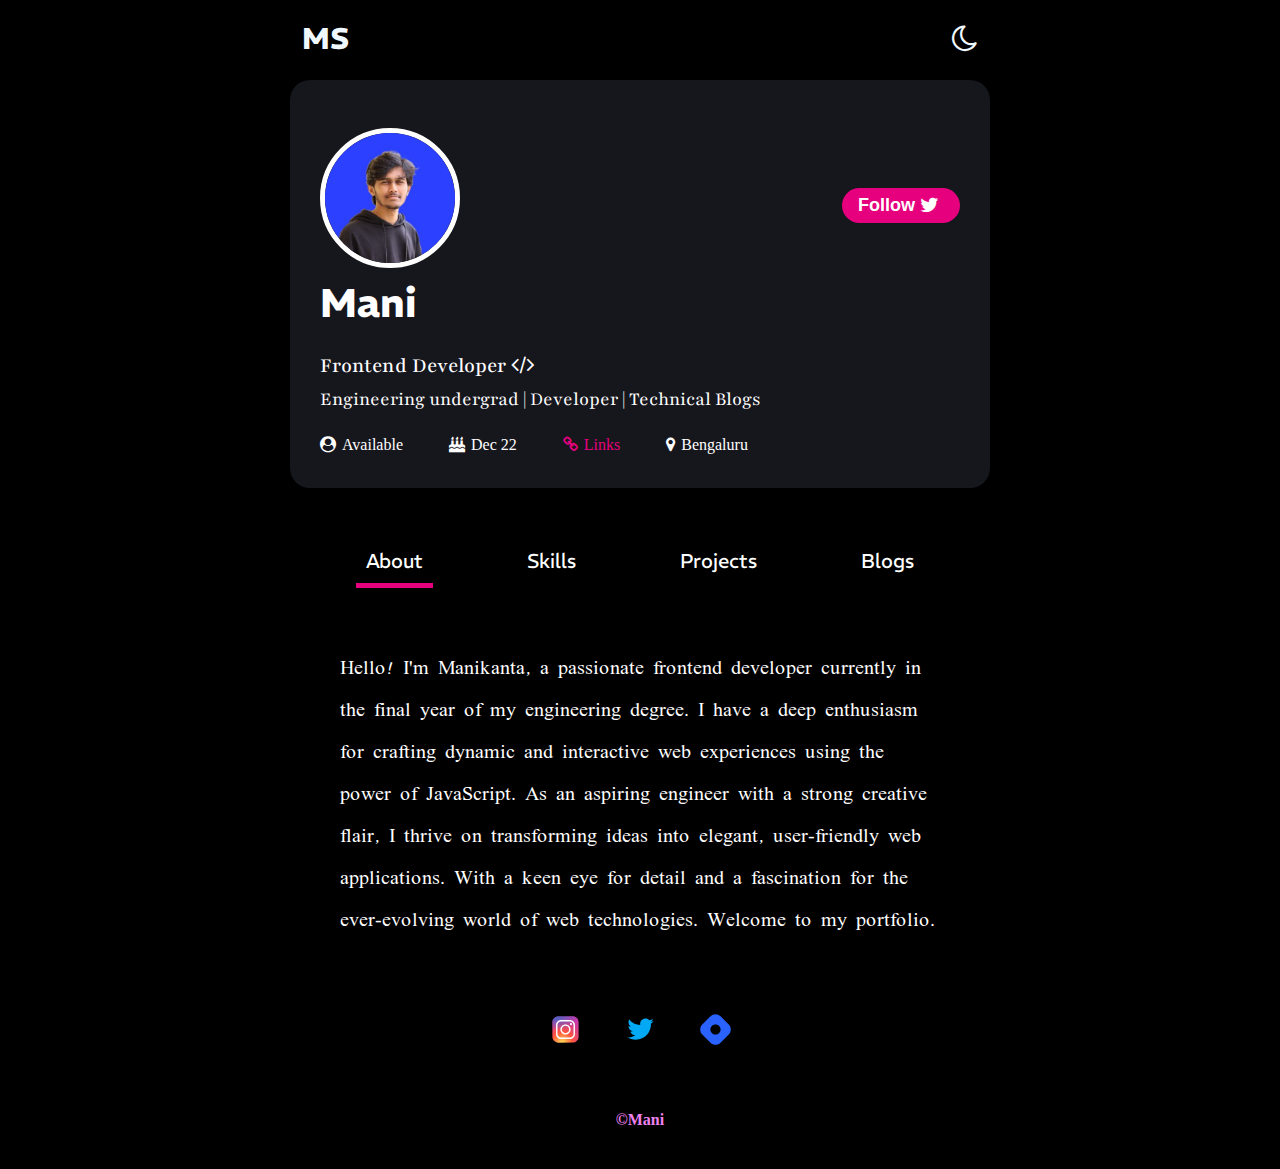
<file: index.html>
<!DOCTYPE html>
<html lang="en">

<head>
  <meta charset="UTF-8" />
  <meta name="viewport" content="width=device-width, initial-scale=1.0" />
  <title>Venky</title>

  <link rel="stylesheet" href="styles.css" />
  <link rel="stylesheet" href="https://cdnjs.cloudflare.com/ajax/libs/font-awesome/4.7.0/css/font-awesome.min.css" />
</head>

<body>
  <nav class="navbar">
    <div class="fixedNav">
      <span class="nav-items">MS</span>
      <span class="nav-items theme"><i class="fa fa-moon-o" aria-hidden="true"></i></span>
    </div>
  </nav>

  <header>
    <div class="card-margin">
      <div class="profile-card">
         
        <div class="pfp">
          <img src="pfp.jpg" alt="" />

          <a href="https://twitter.com/Venky_17__" target="_blank" class="follow-link">
            <button class="follow">
              Follow
              <span class="follow-icon">
                <i class="fa fa-twitter" style="font-size: 20px"></i>
              </span></button></a>
        </div>

        <div class="details">
          <h1 class="main-name">Mani</h1>

          <div class="info">
            <p class="title animation">
              Frontend Developer <i class="fa fa-code" aria-hidden="true"></i>
            </p>
            <p class="moreinfo">
              Engineering undergrad | Developer | Technical Blogs
            </p>
          </div>
          <div class="status-icons">
            <span class="icons"><i class="fa fa-user-circle" aria-hidden="true"></i><span
                class="icon-names">Available</span></span>
            <span class="icons">
              <i class="fa fa-birthday-cake" aria-hidden="true"></i><span class="icon-names">Dec 22 </span></span>
            <span class="icons">
              <a class="resume" href="links.html" target="_blank">
                <i class="fa fa-link" aria-hidden="true"></i><span class="icon-names">Links </span></a></span>

            <span class="icons"><i class="fa fa-map-marker" aria-hidden="true"></i><span class="icon-names">Bengaluru
              </span></span>
          </div>
        </div>
      </div>
    </div>
  </header>

  <div class="wrapper">
    <div class="tabs">
      <div role="tablist">
        <button class="tabBtns" role="tab" aria-selected="true" id="aboutTab">
          About
        </button>
        <button class="tabBtns" role="tab" aria-selected="false" id="skillsTab">
          Skills
        </button>
        <button class="tabBtns" role="tab" aria-selected="false" id="projectsTab">
          Projects
        </button>
        <button class="tabBtns" role="tab" aria-selected="false" id="blogsTab">
          Blogs
        </button>
      </div>
    </div>
  </div>

  <div class="tabpanels">
    <div role="tabpanel" aria-labelledby="aboutTab">
      <p class="about">
        Hello! I'm Manikanta, a passionate frontend developer currently in the
        final year of my engineering degree. I have a deep enthusiasm for
        crafting dynamic and interactive web experiences using the power of
        JavaScript. As an aspiring engineer with a strong creative flair, I
        thrive on transforming ideas into elegant, user-friendly web
        applications. With a keen eye for detail and a fascination for the
        ever-evolving world of web technologies. Welcome to my portfolio.
      </p>
    </div>

    <div role="tabpanel" aria-labelledby="skillsTab" hidden>
      <h3 class="skills-heading">My Skills</h3>
      <div class="skillsContainer">
        <svg class="skill-icon" xmlns="http://www.w3.org/2000/svg" x="0px" y="0px" width="100" height="100"
          viewBox="0 0 48 48">
          <path fill="#E65100" d="M41,5H7l3,34l14,4l14-4L41,5L41,5z"></path>
          <path fill="#FF6D00" d="M24 8L24 39.9 35.2 36.7 37.7 8z"></path>
          <path fill="#FFF" d="M24,25v-4h8.6l-0.7,11.5L24,35.1v-4.2l4.1-1.4l0.3-4.5H24z M32.9,17l0.3-4H24v4H32.9z">
          </path>
          <path fill="#EEE"
            d="M24,30.9v4.2l-7.9-2.6L15.7,27h4l0.2,2.5L24,30.9z M19.1,17H24v-4h-9.1l0.7,12H24v-4h-4.6L19.1,17z"></path>
        </svg>

        <svg class="skill-icon" xmlns="http://www.w3.org/2000/svg" x="0px" y="0px" width="100" height="100"
          viewBox="0 0 48 48">
          <linearGradient id="TQDriqswrKwPOniLrPT12a_7gdY5qNXaKC0_gr1" x1="16.33" x2="32.293" y1="-2.748" y2="41.109"
            gradientUnits="userSpaceOnUse">
            <stop offset="0" stop-color="#2aa4f4"></stop>
            <stop offset="1" stop-color="#007ad9"></stop>
          </linearGradient>
          <path fill="url(#TQDriqswrKwPOniLrPT12a_7gdY5qNXaKC0_gr1)"
            d="M7.192,7.176l2.627,29.77c0.109,1.237,0.97,2.28,2.164,2.621l10.643,3.041	c0.898,0.257,1.849,0.257,2.747,0l10.643-3.041c1.194-0.341,2.055-1.383,2.164-2.621l2.627-29.77C40.911,6.006,39.99,5,38.816,5	H9.184C8.01,5,7.089,6.006,7.192,7.176z">
          </path>
          <path fill="#35c1f1"
            d="M24,8v31.9l9.876-2.822c0.797-0.228,1.371-0.924,1.443-1.749l2.286-26.242	C37.656,8.502,37.196,8,36.609,8H24z">
          </path>
          <path fill="#fff" d="M33.1,13H24v4h4.9l-0.3,4H24v4h4.4l-0.3,4.5L24,30.9v4.2l7.9-2.6L32.6,21l0,0L33.1,13z">
          </path>
          <path fill="#d6e0e9"
            d="M24,13v4h-8.9l-0.3-4H24z M19.4,21l0.2,4H24v-4H19.4z M19.8,27h-4l0.3,5.5l7.9,2.6v-4.2l-4.1-1.4	L19.8,27z">
          </path>
          <path
            d="M33.1,13l-0.5,8l-0.7,11.5L24,35.1l-7.9-2.6L15.8,27h4l0.1,2.5l4.1,1.4l4.1-1.4l0.3-4.5H24h-4.4l-0.2-4H24h4.6l0.3-4H24 h-8.9l-0.3-4H24H33.1 M34.164,12H33.1H24h-9.2h-1.078l0.081,1.075l0.3,4L14.172,18H15.1H24h3.822l-0.15,2H24h-4.6h-1.051 l0.052,1.05l0.2,4L18.649,26H15.8h-1.056l0.058,1.054l0.3,5.5l0.037,0.682l0.649,0.214l7.9,2.6L24,36.153l0.313-0.103l7.9-2.6 l0.644-0.212l0.041-0.677l0.7-11.5l0.5-7.998L34.164,12L34.164,12z M20.761,26H24h3.331l-0.185,2.769L24,29.843l-3.128-1.068 l-0.073-1.815L20.761,26L20.761,26z"
            opacity=".05"></path>
          <path
            d="M33.1,13l-0.5,8l-0.7,11.5L24,35.1l-7.9-2.6L15.8,27h4l0.1,2.5l4.1,1.4l4.1-1.4l0.3-4.5H24h-4.4l-0.2-4H24h4.6l0.3-4H24 h-8.9l-0.3-4H24H33.1 M33.632,12.5H33.1H24h-9.2h-0.539l0.04,0.537l0.3,4l0.035,0.463H15.1H24h4.361l-0.225,3H24h-4.6h-0.526 l0.026,0.525l0.2,4l0.024,0.475H19.6H24h3.866l-0.242,3.634L24,30.372l-3.614-1.234L20.3,26.98L20.28,26.5H19.8h-4h-0.528 l0.029,0.527l0.3,5.5l0.019,0.341l0.324,0.107l7.9,2.6L24,35.626l0.156-0.051l7.9-2.6l0.322-0.106l0.021-0.339l0.7-11.5l0.5-7.999 L33.632,12.5L33.632,12.5z"
            opacity=".07"></path>
        </svg>

        <svg class="skill-icon" xmlns="http://www.w3.org/2000/svg" x="0px" y="0px" width="100" height="100"
          viewBox="0 0 48 48">
          <path fill="#ffd600" d="M6,42V6h36v36H6z"></path>
          <path fill="#000001"
            d="M29.538 32.947c.692 1.124 1.444 2.201 3.037 2.201 1.338 0 2.04-.665 2.04-1.585 0-1.101-.726-1.492-2.198-2.133l-.807-.344c-2.329-.988-3.878-2.226-3.878-4.841 0-2.41 1.845-4.244 4.728-4.244 2.053 0 3.528.711 4.592 2.573l-2.514 1.607c-.553-.988-1.151-1.377-2.078-1.377-.946 0-1.545.597-1.545 1.377 0 .964.6 1.354 1.985 1.951l.807.344C36.452 29.645 38 30.839 38 33.523 38 36.415 35.716 38 32.65 38c-2.999 0-4.702-1.505-5.65-3.368L29.538 32.947zM17.952 33.029c.506.906 1.275 1.603 2.381 1.603 1.058 0 1.667-.418 1.667-2.043V22h3.333v11.101c0 3.367-1.953 4.899-4.805 4.899-2.577 0-4.437-1.746-5.195-3.368L17.952 33.029z">
          </path>
        </svg>

        <svg class="skill-icon" xmlns="http://www.w3.org/2000/svg" x="0px" y="0px" width="100" height="100"
          viewBox="0 0 100 100">
          <circle cx="50" cy="50" r="7" fill="#39c1d7"></circle>
          <path fill="#1f212b"
            d="M50,58c-4.411,0-8-3.589-8-8s3.589-8,8-8s8,3.589,8,8S54.411,58,50,58z M50,44c-3.309,0-6,2.691-6,6	s2.691,6,6,6s6-2.691,6-6S53.309,44,50,44z">
          </path>
          <path fill="#39c1d7"
            d="M88.5,50c0-5.376-6.474-10.029-16.518-12.798c2.582-10.096,1.787-18.035-2.827-20.729	c-1.82-1.063-4.028-1.257-6.562-0.579C58.775,16.916,54.4,19.904,50,24.293c-4.4-4.389-8.775-7.376-12.593-8.399	c-2.534-0.679-4.742-0.484-6.562,0.579c-4.614,2.694-5.409,10.632-2.827,20.729C17.974,39.971,11.5,44.624,11.5,50	s6.474,10.029,16.518,12.799c-2.582,10.096-1.787,18.035,2.827,20.729c1.112,0.649,2.368,0.976,3.756,0.975	c0.883,0,1.82-0.132,2.806-0.396c3.818-1.023,8.193-4.01,12.593-8.399c4.4,4.389,8.775,7.376,12.593,8.399	c0.986,0.264,1.923,0.396,2.806,0.396c1.388,0,2.644-0.325,3.756-0.975c4.614-2.694,5.408-10.633,2.827-20.729	C82.026,60.029,88.5,55.376,88.5,50z M63.369,18.791c0.725-0.193,1.397-0.291,2.016-0.291c0.86,0,1.616,0.188,2.257,0.563	c3.092,1.806,3.723,8.42,1.42,17.411c-3.173-0.714-6.635-1.251-10.314-1.583c-2.159-3.113-4.405-5.947-6.668-8.429	C56.098,22.435,60.04,19.683,63.369,18.791z M60.755,56.299c-1.179,2.066-2.42,4.045-3.693,5.939C54.802,62.407,52.446,62.5,50,62.5	s-4.802-0.093-7.061-0.262c-1.273-1.894-2.514-3.873-3.693-5.939c-1.219-2.136-2.313-4.24-3.293-6.298	c0.98-2.058,2.074-4.162,3.293-6.299c1.18-2.067,2.42-4.046,3.694-5.94C45.199,37.593,47.554,37.5,50,37.5s4.801,0.093,7.061,0.262	c1.273,1.894,2.514,3.874,3.694,5.94c1.219,2.136,2.313,4.24,3.293,6.299C63.068,52.059,61.974,54.163,60.755,56.299z M65.644,53.545c1.041,2.461,1.901,4.83,2.597,7.082c-2.275,0.507-4.731,0.93-7.354,1.243c0.842-1.326,1.672-2.682,2.473-4.085	C64.171,56.366,64.928,54.951,65.644,53.545z M50,71.357c-1.636-1.809-3.269-3.812-4.864-5.979C46.728,65.455,48.348,65.5,50,65.5	s3.272-0.045,4.864-0.122C53.269,67.544,51.636,69.547,50,71.357z M39.112,61.87c-2.622-0.313-5.079-0.736-7.354-1.243	c0.696-2.252,1.556-4.622,2.597-7.082c0.716,1.406,1.474,2.821,2.284,4.24C37.441,59.189,38.27,60.545,39.112,61.87z M34.356,46.456	c-1.041-2.461-1.902-4.831-2.597-7.084c2.275-0.507,4.732-0.93,7.355-1.243c-0.843,1.326-1.672,2.683-2.473,4.086	C35.829,43.635,35.072,45.05,34.356,46.456z M50,28.644c1.636,1.809,3.269,3.812,4.864,5.979C53.272,34.545,51.652,34.5,50,34.5	s-3.272,0.045-4.864,0.122C46.731,32.456,48.364,30.453,50,28.644z M63.36,42.216c-0.801-1.404-1.631-2.76-2.473-4.086	c2.623,0.313,5.079,0.736,7.355,1.243c-0.696,2.253-1.556,4.622-2.597,7.084C64.928,45.05,64.171,43.635,63.36,42.216z M32.358,19.063C33,18.688,33.754,18.5,34.615,18.5c0.618,0,1.292,0.098,2.016,0.291c3.329,0.892,7.271,3.643,11.289,7.67	c-2.263,2.482-4.509,5.317-6.668,8.429c-3.679,0.332-7.142,0.869-10.314,1.583C28.635,27.482,29.266,20.868,32.358,19.063z M14.5,50	c0-3.596,5.401-7.44,14.335-9.901c0.969,3.159,2.241,6.486,3.806,9.901c-1.565,3.415-2.837,6.742-3.806,9.901	C19.901,57.44,14.5,53.596,14.5,50z M36.631,81.209c-1.733,0.462-3.17,0.371-4.273-0.271c-3.092-1.806-3.722-8.42-1.42-17.411	c3.172,0.714,6.635,1.251,10.313,1.583c2.159,3.113,4.405,5.947,6.668,8.43C43.902,77.566,39.96,80.317,36.631,81.209z M67.642,80.938c-1.103,0.644-2.539,0.734-4.273,0.271c-3.329-0.892-7.271-3.643-11.289-7.67c2.263-2.482,4.509-5.317,6.668-8.43	c3.679-0.332,7.141-0.869,10.313-1.583C71.365,72.518,70.734,79.132,67.642,80.938z M71.165,59.901	c-0.969-3.159-2.241-6.486-3.806-9.901c1.565-3.415,2.837-6.743,3.806-9.901C80.099,42.56,85.5,46.404,85.5,50	S80.099,57.44,71.165,59.901z">
          </path>
          <path fill="#1f212b"
            d="M34.595,85.002c-1.471,0-2.817-0.351-4.001-1.043c-4.632-2.705-5.783-10.276-3.178-20.811	C16.975,60.179,11,55.4,11,50s5.975-10.179,16.415-13.148c-2.604-10.535-1.453-18.106,3.179-20.811	c1.938-1.134,4.273-1.346,6.943-0.63c3.718,0.996,8.02,3.82,12.463,8.179c4.444-4.359,8.746-7.183,12.463-8.179	c2.669-0.714,5.005-0.502,6.944,0.63c4.631,2.705,5.782,10.276,3.178,20.811C83.025,39.821,89,44.6,89,50	s-5.975,10.179-16.415,13.148c2.604,10.535,1.454,18.105-3.178,20.811c-1.927,1.125-4.286,1.342-6.943,0.63	c-3.719-0.996-8.021-3.82-12.464-8.178c-4.443,4.358-8.745,7.183-12.463,8.178c-1.023,0.274-2.011,0.413-2.936,0.413	C34.599,85.002,34.597,85.002,34.595,85.002z M34.604,15.999c-1.301,0-2.474,0.302-3.507,0.906	c-4.224,2.467-5.194,10.008-2.595,20.173c0.067,0.264-0.089,0.534-0.352,0.606C18.038,40.472,12,45.077,12,50	s6.038,9.528,16.151,12.316c0.263,0.072,0.419,0.342,0.352,0.606c-2.6,10.165-1.63,17.707,2.594,20.173	c1.03,0.601,2.207,0.906,3.498,0.906c0.002,0,0.004,0,0.006,0c0.838,0,1.738-0.127,2.677-0.378c3.647-0.977,7.925-3.836,12.369-8.27	c0.195-0.194,0.511-0.194,0.706,0c4.444,4.433,8.722,7.292,12.369,8.27c2.394,0.639,4.485,0.461,6.181-0.528	c4.224-2.467,5.194-10.008,2.594-20.173c-0.067-0.264,0.089-0.534,0.352-0.606C81.962,59.528,88,54.923,88,50	s-6.038-9.528-16.151-12.316c-0.263-0.072-0.419-0.342-0.352-0.606c2.599-10.165,1.629-17.707-2.595-20.173	c-1.699-0.993-3.779-1.17-6.181-0.528c-3.647,0.977-7.924,3.836-12.369,8.27c-0.195,0.194-0.511,0.194-0.706,0	c-4.445-4.434-8.722-7.293-12.369-8.27C36.336,16.125,35.444,15.999,34.604,15.999z M65.386,81.999	c-0.663,0-1.379-0.102-2.146-0.307c-3.331-0.893-7.312-3.589-11.514-7.8c-0.188-0.189-0.195-0.493-0.016-0.69	c2.265-2.484,4.494-5.303,6.627-8.378c0.084-0.122,0.218-0.2,0.366-0.213c3.612-0.326,7.06-0.855,10.249-1.573	c0.261-0.059,0.527,0.101,0.594,0.364c2.336,9.123,1.703,16.008-1.652,17.967l0,0C67.175,81.789,66.336,81.999,65.386,81.999z M52.771,73.521c3.951,3.894,7.653,6.381,10.727,7.205c1.599,0.427,2.909,0.353,3.892-0.22l0,0	c2.855-1.668,3.357-8.073,1.306-16.387c-3.028,0.659-6.277,1.152-9.67,1.467C57.01,68.478,54.908,71.144,52.771,73.521z M34.614,81.999c-0.95,0-1.789-0.21-2.508-0.629c-3.355-1.96-3.989-8.845-1.652-17.968c0.067-0.262,0.333-0.419,0.594-0.364	c3.188,0.718,6.636,1.247,10.249,1.573c0.147,0.013,0.282,0.091,0.366,0.213c2.133,3.075,4.362,5.894,6.627,8.378	c0.18,0.197,0.173,0.501-0.016,0.69c-4.202,4.21-8.183,6.907-11.513,7.8h0C35.993,81.896,35.276,81.999,34.614,81.999z M31.304,64.119c-2.051,8.313-1.549,14.719,1.306,16.387c0.982,0.572,2.292,0.647,3.892,0.22l0,0	c3.074-0.824,6.776-3.312,10.727-7.205c-2.136-2.377-4.238-5.043-6.254-7.935C37.582,65.271,34.332,64.778,31.304,64.119z M50,71.856c-0.141,0-0.276-0.06-0.371-0.165c-1.663-1.839-3.31-3.864-4.896-6.018c-0.114-0.155-0.129-0.363-0.038-0.533	c0.091-0.17,0.261-0.274,0.465-0.263c3.306,0.161,6.374,0.161,9.68,0c0.2-0.012,0.374,0.093,0.465,0.263	c0.091,0.17,0.077,0.377-0.038,0.533c-1.586,2.153-3.233,4.178-4.896,6.018C50.276,71.796,50.141,71.856,50,71.856z M46.167,65.924	c1.251,1.655,2.537,3.226,3.833,4.684c1.297-1.458,2.582-3.028,3.833-4.684C51.221,66.024,48.779,66.024,46.167,65.924z M50,63	c-2.369,0-4.757-0.088-7.099-0.263c-0.153-0.011-0.292-0.092-0.378-0.22c-1.337-1.989-2.586-3.998-3.712-5.97	c-1.18-2.068-2.294-4.198-3.31-6.332c-0.065-0.136-0.065-0.294,0-0.43c1.016-2.134,2.13-4.264,3.31-6.332	c1.125-1.97,2.374-3.979,3.713-5.971c0.085-0.127,0.225-0.208,0.378-0.22c4.684-0.35,9.513-0.35,14.196,0	c0.153,0.011,0.292,0.092,0.378,0.22c1.339,1.992,2.588,4.001,3.713,5.971c1.18,2.068,2.294,4.198,3.31,6.332	c0.065,0.136,0.065,0.294,0,0.43c-1.016,2.134-2.13,4.264-3.31,6.332l0,0c-1.126,1.972-2.375,3.981-3.712,5.97	c-0.085,0.127-0.225,0.208-0.378,0.22C54.757,62.912,52.369,63,50,63z M43.218,61.757c4.479,0.322,9.085,0.322,13.563,0	c1.273-1.903,2.463-3.822,3.539-5.707c1.128-1.977,2.195-4.011,3.173-6.05c-0.978-2.039-2.045-4.074-3.173-6.05	c-1.075-1.883-2.265-3.802-3.54-5.708c-4.479-0.322-9.084-0.322-13.563,0c-1.274,1.906-2.465,3.825-3.54,5.708	c-1.128,1.977-2.195,4.011-3.173,6.05c0.978,2.039,2.045,4.074,3.173,6.05C40.755,57.936,41.945,59.854,43.218,61.757z M60.888,62.371c-0.17,0-0.331-0.087-0.423-0.233c-0.103-0.164-0.102-0.372,0.001-0.535c0.928-1.461,1.733-2.791,2.46-4.065	c0.764-1.338,1.528-2.758,2.273-4.219c0.088-0.173,0.273-0.276,0.463-0.272c0.194,0.007,0.367,0.125,0.443,0.305	c1.015,2.399,1.894,4.798,2.614,7.129c0.042,0.133,0.025,0.278-0.045,0.398c-0.07,0.121-0.188,0.207-0.324,0.237	c-2.35,0.525-4.841,0.946-7.403,1.252C60.927,62.37,60.907,62.371,60.888,62.371z M65.596,54.731	c-0.594,1.138-1.198,2.245-1.801,3.302c-0.583,1.022-1.216,2.079-1.92,3.209c1.97-0.262,3.89-0.593,5.727-0.987	C67.025,58.441,66.353,56.59,65.596,54.731z M39.112,62.371c-0.02,0-0.04-0.001-0.06-0.003C36.491,62.061,34,61.64,31.65,61.115	c-0.136-0.03-0.253-0.116-0.324-0.237c-0.07-0.121-0.086-0.265-0.045-0.398c0.72-2.332,1.599-4.73,2.614-7.129	c0.076-0.179,0.249-0.298,0.443-0.305c0.182-0.019,0.375,0.099,0.463,0.272c0.745,1.461,1.509,2.881,2.273,4.219	c0.728,1.274,1.533,2.604,2.46,4.065c0.104,0.163,0.104,0.371,0.001,0.535C39.443,62.284,39.283,62.371,39.112,62.371z M32.399,60.255c1.837,0.394,3.757,0.725,5.727,0.987c-0.705-1.13-1.337-2.187-1.92-3.209c-0.604-1.057-1.207-2.165-1.801-3.302	C33.647,56.59,32.975,58.441,32.399,60.255z M71.165,60.401c-0.215,0-0.412-0.139-0.478-0.354c-0.975-3.179-2.248-6.489-3.782-9.838	c-0.061-0.132-0.061-0.285,0-0.417c1.534-3.349,2.807-6.66,3.783-9.84c0.08-0.259,0.354-0.404,0.611-0.335	C80.367,42.116,86,46.094,86,50s-5.634,7.884-14.703,10.383C71.253,60.395,71.208,60.401,71.165,60.401z M67.909,50	c1.436,3.155,2.643,6.277,3.589,9.288C79.717,56.945,85,53.322,85,50s-5.283-6.945-13.502-9.288	C70.551,43.724,69.344,46.846,67.909,50z M28.835,60.401c-0.044,0-0.088-0.006-0.133-0.018C19.634,57.884,14,53.906,14,50	s5.633-7.884,14.702-10.383c0.258-0.069,0.531,0.076,0.611,0.335c0.976,3.18,2.249,6.491,3.783,9.84	c0.061,0.132,0.061,0.284,0,0.417c-1.535,3.35-2.807,6.66-3.782,9.838C29.248,60.262,29.05,60.401,28.835,60.401z M28.502,40.712	C20.283,43.055,15,46.678,15,50s5.283,6.945,13.502,9.288c0.947-3.011,2.153-6.132,3.589-9.288	C30.656,46.846,29.449,43.724,28.502,40.712z M65.645,46.957c-0.188,0-0.36-0.105-0.446-0.273c-0.757-1.488-1.501-2.869-2.272-4.22	l0,0c-0.726-1.272-1.531-2.602-2.461-4.066c-0.104-0.163-0.104-0.371-0.001-0.535c0.103-0.163,0.287-0.253,0.483-0.23	c2.563,0.307,5.054,0.728,7.404,1.252c0.136,0.03,0.253,0.116,0.324,0.237c0.07,0.121,0.086,0.265,0.045,0.398	c-0.721,2.336-1.601,4.735-2.614,7.131c-0.076,0.179-0.249,0.298-0.443,0.305C65.656,46.957,65.65,46.957,65.645,46.957z M63.794,41.968c0.611,1.07,1.205,2.158,1.801,3.302c0.756-1.856,1.428-3.709,2.005-5.525c-1.837-0.394-3.757-0.725-5.728-0.987	C62.58,39.89,63.212,40.947,63.794,41.968L63.794,41.968z M34.355,46.957c-0.006,0-0.012,0-0.018,0	c-0.194-0.007-0.367-0.125-0.443-0.305c-1.013-2.396-1.893-4.795-2.614-7.131c-0.042-0.133-0.025-0.278,0.045-0.398	c0.07-0.121,0.188-0.207,0.324-0.237c2.35-0.525,4.841-0.946,7.404-1.252c0.195-0.02,0.38,0.067,0.483,0.23	c0.103,0.164,0.102,0.372-0.001,0.535c-0.93,1.464-1.735,2.794-2.461,4.066c-0.771,1.351-1.515,2.731-2.272,4.22	C34.715,46.852,34.543,46.957,34.355,46.957z M32.399,39.745c0.577,1.816,1.25,3.669,2.005,5.525	c0.597-1.144,1.19-2.232,1.801-3.302c0.583-1.021,1.215-2.078,1.921-3.21C36.156,39.02,34.236,39.351,32.399,39.745z M69.063,36.974	c-0.037,0-0.073-0.004-0.11-0.012c-3.188-0.718-6.637-1.247-10.25-1.573c-0.147-0.013-0.282-0.091-0.366-0.213	c-2.133-3.076-4.363-5.894-6.627-8.377c-0.18-0.197-0.173-0.501,0.016-0.69c4.201-4.21,8.183-6.908,11.514-7.8h0	c1.869-0.5,3.438-0.387,4.654,0.322c3.355,1.96,3.989,8.845,1.653,17.968C69.489,36.823,69.287,36.974,69.063,36.974z M59.025,34.414c3.393,0.315,6.643,0.808,9.671,1.467c2.051-8.313,1.549-14.719-1.307-16.387c-0.979-0.571-2.291-0.646-3.891-0.22	c-3.074,0.824-6.777,3.312-10.728,7.206C54.907,28.855,57.009,31.521,59.025,34.414z M30.937,36.974	c-0.224,0-0.426-0.151-0.484-0.376c-2.336-9.123-1.703-16.007,1.652-17.967c0,0,0,0,0.001,0c1.216-0.709,2.787-0.822,4.653-0.322	c3.332,0.893,7.313,3.59,11.514,7.8c0.188,0.189,0.195,0.493,0.016,0.69c-2.264,2.483-4.494,5.302-6.627,8.377	c-0.084,0.122-0.218,0.2-0.366,0.213c-3.612,0.326-7.061,0.855-10.25,1.573C31.01,36.97,30.974,36.974,30.937,36.974z M32.61,19.494	c-2.855,1.668-3.357,8.074-1.307,16.387c3.028-0.659,6.278-1.152,9.671-1.467c2.017-2.893,4.118-5.559,6.254-7.935	c-3.951-3.894-7.653-6.382-10.728-7.206C34.907,18.848,33.593,18.922,32.61,19.494L32.61,19.494z M54.864,35.122	c-0.008,0-0.016,0-0.024,0c-3.306-0.161-6.373-0.161-9.679,0c-0.206,0.005-0.374-0.094-0.465-0.263	c-0.091-0.17-0.077-0.377,0.038-0.533c1.587-2.155,3.234-4.18,4.896-6.018c0.19-0.209,0.552-0.209,0.742,0	c1.661,1.837,3.308,3.862,4.896,6.018c0.114,0.155,0.129,0.363,0.038,0.533C55.217,35.021,55.047,35.122,54.864,35.122z M50,34	c1.242,0,2.527,0.026,3.833,0.077c-1.252-1.657-2.538-3.228-3.833-4.684c-1.295,1.457-2.581,3.027-3.833,4.684	C47.473,34.026,48.758,34,50,34z">
          </path>
        </svg>

        <svg class="skill-icon" xmlns="http://www.w3.org/2000/svg" x="0px" y="0px" width="100" height="100"
          viewBox="0 0 48 48">
          <path fill="#21a366"
            d="M24.007,45.419c-0.574,0-1.143-0.15-1.646-0.44l-5.24-3.103c-0.783-0.438-0.401-0.593-0.143-0.682	c1.044-0.365,1.255-0.448,2.369-1.081c0.117-0.067,0.27-0.043,0.39,0.028l4.026,2.389c0.145,0.079,0.352,0.079,0.486,0l15.697-9.061	c0.145-0.083,0.24-0.251,0.24-0.424V14.932c0-0.181-0.094-0.342-0.243-0.432L24.253,5.446c-0.145-0.086-0.338-0.086-0.483,0	L8.082,14.499c-0.152,0.086-0.249,0.255-0.249,0.428v18.114c0,0.173,0.094,0.338,0.244,0.42l4.299,2.483	c2.334,1.167,3.76-0.208,3.76-1.591V16.476c0-0.255,0.2-0.452,0.456-0.452h1.988c0.248,0,0.452,0.196,0.452,0.452v17.886	c0,3.112-1.697,4.9-4.648,4.9c-0.908,0-1.623,0-3.619-0.982l-4.118-2.373C5.629,35.317,5,34.216,5,33.042V14.928	c0-1.179,0.629-2.279,1.646-2.861L22.36,3.002c0.994-0.562,2.314-0.562,3.301,0l15.694,9.069C42.367,12.656,43,13.753,43,14.932	v18.114c0,1.175-0.633,2.271-1.646,2.861L25.66,44.971c-0.503,0.291-1.073,0.44-1.654,0.44">
          </path>
          <path fill="#21a366"
            d="M28.856,32.937c-6.868,0-8.308-3.153-8.308-5.797c0-0.251,0.203-0.452,0.455-0.452h2.028	c0.224,0,0.413,0.163,0.448,0.384c0.306,2.066,1.218,3.108,5.371,3.108c3.308,0,4.715-0.747,4.715-2.502	c0-1.01-0.401-1.76-5.54-2.263c-4.299-0.424-6.955-1.371-6.955-4.809c0-3.167,2.672-5.053,7.147-5.053	c5.026,0,7.517,1.745,7.831,5.493c0.012,0.13-0.035,0.255-0.122,0.35c-0.086,0.09-0.208,0.145-0.334,0.145h-2.039	c-0.212,0-0.397-0.149-0.44-0.354c-0.491-2.173-1.678-2.868-4.904-2.868c-3.611,0-4.031,1.257-4.031,2.2	c0,1.143,0.495,1.477,5.367,2.122c4.825,0.64,7.116,1.544,7.116,4.935c0,3.418-2.853,5.379-7.827,5.379">
          </path>
        </svg>

        <svg class="skill-icon" xmlns="http://www.w3.org/2000/svg" x="0px" y="0px" width="100" height="100"
          viewBox="0 0 48 48">
          <path fill="#5d4037"
            d="M42,17.3C42,37.8,24,44,24,44S6,37.8,6,17.3c0-2.5,0.2-4.6,0.4-6.3c0.3-2.5,2-4.5,4.4-5.1 C13.9,5,18.8,4,24,4s10.1,1,13.3,1.9c2.4,0.6,4.1,2.7,4.4,5.1C41.8,12.7,42,14.9,42,17.3z">
          </path>
          <path fill="#4caf50"
            d="M24,7c4.9,0,9.5,1,12.5,1.8c1.2,0.3,2,1.3,2.2,2.6c0.2,1.9,0.3,3.9,0.3,5.9c0,15.6-11.5,21.9-15,23.4 c-3.5-1.6-15-7.9-15-23.4c0-2,0.1-4,0.3-5.9c0.1-1.3,1-2.3,2.2-2.6C14.5,8,19.1,7,24,7 M24,4c-5.2,0-10.1,1-13.3,1.9 C8.4,6.5,6.6,8.6,6.4,11C6.2,12.7,6,14.9,6,17.3C6,37.8,24,44,24,44s18-6.2,18-26.7c0-2.5-0.2-4.6-0.4-6.3c-0.3-2.5-2-4.5-4.4-5.1 C34.1,5,29.2,4,24,4L24,4z">
          </path>
          <path fill="#dcedc8" d="M23 28H25V36H23z"></path>
          <path fill="#4caf50" d="M24,10c0,0-6,5-6,13c0,5.2,3.3,8.5,5,10l1-3l1,3c1.7-1.5,5-4.8,5-10C30,15,24,10,24,10z">
          </path>
          <path fill="#81c784" d="M24,10c0,0-6,5-6,13c0,5.2,3.3,8.5,5,10l1-3V10z"></path>
        </svg>

        <svg class="skill-icon" xmlns="http://www.w3.org/2000/svg" x="0px" y="0px" width="100" height="100"
          viewBox="0,0,256,256">
          <g fill="#16c923" fill-rule="nonzero" stroke="none" stroke-width="1" stroke-linecap="butt"
            stroke-linejoin="miter" stroke-miterlimit="10" stroke-dasharray="" stroke-dashoffset="0" font-family="none"
            font-weight="none" font-size="none" text-anchor="none" style="mix-blend-mode: normal">
            <g transform="scale(5.33333,5.33333)">
              <path
                d="M23.697,37.56h1.18c0.84,0 1.631,-0.392 2.139,-1.061l7.485,-9.847l7.485,9.847c0.508,0.668 1.299,1.061 2.139,1.061h1.18l-9.549,-12.56l9.121,-12h-1.18c-0.84,0 -1.631,0.392 -2.139,1.061l-7.058,9.286l-7.059,-9.287c-0.508,-0.668 -1.299,-1.06 -2.139,-1.06h-1.18l9.121,12z">
              </path>
              <path
                d="M24,26v-3c0,-6.675 -5.945,-11.961 -12.829,-10.852c-5.359,0.863 -9.171,5.709 -9.171,11.136v0.716v2v0.142c0,6.553 4.777,11.786 10.868,11.858c5.092,0.06 9.389,-3.344 10.707,-7.999h-1.028c-0.62,0 -1.182,0.355 -1.451,0.913c-1.739,3.595 -5.789,5.862 -10.228,4.842c-4.092,-0.941 -6.868,-4.775 -6.868,-8.973v-0.783zM4,23.71c0,-4.708 2.804,-8.557 6.924,-9.478c5.874,-1.312 11.076,3.12 11.076,8.768v1h-18z">
              </path>
            </g>
          </g>
        </svg>

        <svg class="skill-icon" xmlns="http://www.w3.org/2000/svg" x="0px" y="0px" width="100" height="100"
          viewBox="0 0 48 48">
          <polygon fill="#b71c1c" points="18.001,29.994 18.001,35 21.995,34.995 21.995,29.999 20.001,32.004"></polygon>
          <path fill="#b71c1c"
            d="M46.586,21.441c-0.177-0.221-0.84-0.354-0.84-0.354l-0.796,1.592l0.088-1.769	c0,0-4.821-1.946-8.668-2.875s-6.58-1.291-8.048-1.326c-1.062-0.026-3.097,0.088-3.097,0.088l1.725,1.636	c0,0-2.167-0.885-2.963-1.194s-2.034-0.31-2.654-0.354c-0.619-0.044-1.15,0.221-1.15,0.221s-0.575,0.442,0.752,3.405	c1.088,2.43,3.719,3.965,4.632,4.44c-5.917-1.284-6.578-7.005-6.578-7.005s-3.603-0.037-8.757,1.769	c-5.824,2.041-9.288,5.971-9.288,5.971s4.6-1.548,8.492-0.487s5.497,3.788,5.497,3.788l0.107-3.007h2.936l2.251,2.713l1.758-2.677	h2.971c0,0,0.015,0,0.036-0.001v5.979c0,0,2.014-1.665,3.372-2.328c1.813-0.885,6.015-0.619,6.015-0.619s-0.067-0.47-0.315-0.967	c-0.352-0.704,0.573-0.935,0.573-0.935s8.278-1.813,9.206-1.99c0.929-0.177,1.592-0.575,1.813-0.796	c0.221-0.221,0.84-1.769,0.973-1.946C46.763,22.237,46.763,21.662,46.586,21.441z M21.2,18.389c0.221-0.354,0.885-0.487,1.902,0	c1.2,0.574,2.654,2.477,2.654,2.477l-1.238-0.575l0.619,1.106l-1.106-0.619l0.973,1.415l-0.663-0.177l0.885,1.459	C21.377,21.264,20.979,18.743,21.2,18.389z M37.918,20.556l-0.663,0.486c0,0-2.654,0.354-3.361,0.31	c-0.708-0.044-1.15-1.106-1.15-1.106l-1.459-0.885L37.918,20.556z M32.92,26.748c-0.487,0.398-0.044,1.371-0.044,1.371	c-0.663-0.486-1.46-1.415-0.752-1.946c0.708-0.531,5.882-1.194,5.882-1.194S33.406,26.35,32.92,26.748z">
          </path>
        </svg>

        <svg class="skill-icon" xmlns="http://www.w3.org/2000/svg" x="0px" y="0px" width="100" height="100"
          viewBox="0,0,256,256">
          <g fill="#ef5b25" fill-rule="nonzero" stroke="none" stroke-width="1" stroke-linecap="butt"
            stroke-linejoin="miter" stroke-miterlimit="10" stroke-dasharray="" stroke-dashoffset="0" font-family="none"
            font-weight="none" font-size="none" text-anchor="none" style="mix-blend-mode: normal">
            <g transform="scale(4,4)">
              <path
                d="M31.88086,3c-4.21938,0.01364 -8.50134,0.95286 -12.55078,2.91992c-6.914,3.359 -12.20966,9.3278 -14.72266,16.5918c-5.244,15.126 2.76753,31.63786 17.89453,36.88086c15.127,5.243 31.63881,-2.76853 36.88281,-17.89453c2.544,-7.27 2.06869,-15.25778 -1.32031,-22.17578c-5.02766,-10.34784 -15.40072,-16.35713 -26.18359,-16.32227zM31.5332,4.98633c3.08043,-0.05333 6.22252,0.42447 9.30273,1.49219c6.761,2.344 12.31545,7.27684 15.43945,13.71484c3.125,6.438 3.56175,13.85519 1.21875,20.61719c-4.881,14.08 -20.25103,21.5382 -34.33203,16.6582c-14.081,-4.88 -21.5382,-20.25103 -16.6582,-34.33203c3.8125,-11.00078 14.02775,-17.95993 25.0293,-18.15039zM31.63867,8.31836c-0.835,-0.012 -1.66995,0.02161 -2.50195,0.09961c-0.552,0.018 -0.98384,0.48025 -0.96484,1.03125c0.018,0.552 0.48025,0.98384 1.03125,0.96484c0.041,-0.001 0.084,-0.00472 0.125,-0.01172c0.752,-0.078 1.50672,-0.11628 2.26172,-0.11328c0.547,-0.076 0.92756,-0.58095 0.85156,-1.12695c-0.059,-0.424 -0.38173,-0.76375 -0.80273,-0.84375zM25.05273,9.24219c-0.12908,-0.01417 -0.26423,-0.00239 -0.39648,0.03711c-7.037,2.141 -12.63059,7.50817 -15.05859,14.45117c-0.196,0.516 0.06408,1.09306 0.58008,1.28906c0.516,0.196 1.09306,-0.06213 1.28906,-0.57812c0.007,-0.017 0.01258,-0.03473 0.01758,-0.05273l-0.03516,0.03516c2.215,-6.358 7.33825,-11.27647 13.78125,-13.23047c0.529,-0.158 0.82792,-0.71514 0.66992,-1.24414c-0.1185,-0.39675 -0.46042,-0.66452 -0.84766,-0.70703zM44.9375,14.75c-2.382,0 -4.31055,1.9305 -4.31055,4.3125c0,2.382 1.92955,4.31445 4.31055,4.31445c0.614,0 1.19561,-0.13323 1.72461,-0.36523l-3.16406,-3.26953c-0.066,-0.068 -0.10166,-0.16086 -0.09766,-0.25586c0.003,-0.095 0.04619,-0.18505 0.11719,-0.24805l4.01758,-3.59766c-0.724,-0.551 -1.61766,-0.89062 -2.59766,-0.89062zM48.0625,16.10547l-3.80859,3.41211l3.04492,3.14648c1.173,-0.771 1.94922,-2.09256 1.94922,-3.60156c0,-1.148 -0.45455,-2.18403 -1.18555,-2.95703zM47.98242,18.15234c0.13481,-0.00811 0.26753,0.06241 0.33203,0.19141c0.018,0.037 0.44505,0.9185 -0.12695,2.0625c-0.061,0.123 -0.1845,0.19336 -0.3125,0.19336c-0.052,0 -0.10625,-0.01211 -0.15625,-0.03711c-0.173,-0.086 -0.24325,-0.29475 -0.15625,-0.46875c0.409,-0.817 0.136,-1.41641 0.125,-1.44141c-0.082,-0.173 -0.00989,-0.38084 0.16211,-0.46484c0.043,-0.02075 0.08787,-0.03245 0.13281,-0.03516zM39.4082,21.6582c-0.643,0.02775 -1.3727,0.1838 -2.1582,0.4668c-3.125,1.125 -6.875,5.25 -6.875,5.25l-3.00781,3.48828l2.46875,2.42578l11.20898,-11.32617c-0.4375,-0.231 -0.99372,-0.33244 -1.63672,-0.30469zM41.60156,22.39648l-11.26758,11.38477l1.45508,1.43164l8.46094,-8.58203c0.025,-0.024 1.84977,-1.82483 1.75977,-3.42383c-0.083,-0.317 -0.2182,-0.59155 -0.4082,-0.81055zM41.77148,25.87695c-0.486,0.713 -0.9863,1.209 -1.0293,1.25l-8.45508,8.57422l1.12305,1.10547c0.114,-0.104 0.22389,-0.20064 0.33789,-0.30664c6.093,-5.65 7.37544,-8.06005 8.02344,-10.62305zM26.9082,31.39453l-2.7832,3.23047l5.10352,-0.94922zM29.7207,34.1582l-1.75781,1.82031l3.12109,-0.48047zM31.70508,36.11133l-4.54492,0.69922l-8.33203,8.62305l3.49609,3.4375l0.17578,0.00391l-0.875,-3.625c0,0 4.82058,-2.18961 11.26758,-7.97461zM51.74219,37.12109c-0.3832,0.06998 -0.70492,0.36138 -0.79492,0.76563c-0.113,0.507 0.17978,1.01687 0.67578,1.17188l1.92969,0.51563c0.539,0.12 1.07336,-0.21881 1.19336,-0.75781c0.113,-0.507 -0.18173,-1.01687 -0.67773,-1.17187l-1.92773,-0.51562c-0.13475,-0.03 -0.2707,-0.03114 -0.39844,-0.00781zM50.04297,41.82813c-0.38813,-0.03413 -0.7772,0.16209 -0.9707,0.52734c-0.246,0.464 -0.09053,1.03941 0.35547,1.31641l1.73047,0.99609c0.482,0.275 1.09609,0.107 1.37109,-0.375c0.275,-0.482 0.107,-1.09609 -0.375,-1.37109l-1.73047,-0.98047c-0.122,-0.06475 -0.25148,-0.10191 -0.38086,-0.11328zM46.83203,45.83203c-0.25563,0 -0.50958,0.09797 -0.70508,0.29297c-0.39,0.39 -0.39,1.02211 0,1.41211l1.41211,1.41406c0.39,0.39 1.02211,0.39 1.41211,0c0.39,-0.39 0.39,-1.02406 0,-1.41406l-1.41211,-1.41211c-0.195,-0.195 -0.45141,-0.29297 -0.70703,-0.29297zM18.3418,45.9375l-2.7168,2.8125l5.68359,0.10352zM42.66992,48.9375c-0.12847,0.01628 -0.25405,0.05795 -0.37305,0.12695c-0.475,0.278 -0.63733,0.88923 -0.36133,1.36523l0.99023,1.72266c0.259,0.488 0.86261,0.67306 1.34961,0.41406c0.488,-0.259 0.67306,-0.86261 0.41406,-1.34961c-0.011,-0.02 -0.0212,-0.04155 -0.0332,-0.06055l-0.99609,-1.73047c-0.2085,-0.357 -0.60483,-0.53713 -0.99023,-0.48828zM38.23633,50.88672c-0.12845,-0.0188 -0.26103,-0.01327 -0.39453,0.02148c-0.002,0.001 -0.00291,0 -0.00391,0c-0.533,0.142 -0.85198,0.69161 -0.70898,1.22461c0.001,0.002 0.00095,0.00286 0.00195,0.00586l0.51563,1.92969c0.165,0.527 0.72595,0.8193 1.25195,0.6543c0.496,-0.155 0.79073,-0.66292 0.67773,-1.16992l-0.51562,-1.92969c-0.10425,-0.4005 -0.43886,-0.67994 -0.82422,-0.73633z">
              </path>
            </g>
          </g>
        </svg>

        <svg class="skill-icon" xmlns="http://www.w3.org/2000/svg" x="0px" y="0px" width="100" height="100"
          viewBox="0 0 48 48">
          <linearGradient id="iOmQfjoCC4Hw6zVwRjSDha_x7XMNGh2vdqA_gr1" x1="21.861" x2="25.703" y1="8.237" y2="36.552"
            gradientUnits="userSpaceOnUse">
            <stop offset="0" stop-color="#00c1e0"></stop>
            <stop offset="1" stop-color="#009bb8"></stop>
          </linearGradient>
          <path fill="url(#iOmQfjoCC4Hw6zVwRjSDha_x7XMNGh2vdqA_gr1)"
            d="M24,9.604c-5.589,0-9.347,2.439-11.276,7.318c-0.2,0.505,0.417,0.92,0.816,0.551 c2.035-1.882,4.322-2.505,6.86-1.871c1.826,0.456,3.131,1.781,4.576,3.247C27.328,21.236,30.051,24,36,24 c5.589,0,9.348-2.44,11.276-7.319c0.2-0.505-0.417-0.92-0.816-0.551c-2.035,1.882-4.322,2.506-6.86,1.872 c-1.825-0.456-3.13-1.781-4.575-3.247C32.672,12.367,29.948,9.604,24,9.604L24,9.604z M12,24c-5.589,0-9.348,2.44-11.276,7.319 c-0.2,0.505,0.417,0.92,0.816,0.551c2.035-1.882,4.322-2.506,6.86-1.871c1.825,0.457,3.13,1.781,4.575,3.246 c2.353,2.388,5.077,5.152,11.025,5.152c5.589,0,9.348-2.44,11.276-7.319c0.2-0.505-0.417-0.92-0.816-0.551 c-2.035,1.882-4.322,2.506-6.86,1.871c-1.826-0.456-3.131-1.781-4.576-3.246C20.672,26.764,17.949,24,12,24L12,24z">
          </path>
        </svg>

        <svg class="skill-icon" xmlns="http://www.w3.org/2000/svg" x="0px" y="0px" width="100" height="100"
          viewBox="0 0 48 48">
          <path fill="#6c19ff"
            d="M6.391,10.671c-0.085-2.448,1.822-4.706,4.401-4.706h26.42c2.578,0,4.486,2.258,4.401,4.706	c-0.082,2.352,0.024,5.398,0.791,7.882c0.769,2.492,2.066,4.067,4.19,4.269v2.295c-2.124,0.202-3.421,1.777-4.19,4.269	c-0.767,2.484-0.873,5.53-0.791,7.882c0.085,2.448-1.822,4.706-4.401,4.706h-26.42c-2.578,0-4.486-2.258-4.4-4.706	c0.082-2.352-0.025-5.398-0.791-7.882c-0.769-2.492-2.069-4.067-4.194-4.269v-2.295c2.124-0.202,3.425-1.777,4.194-4.269	C6.367,16.07,6.473,13.023,6.391,10.671z">
          </path>
          <linearGradient id="Is-EGaxKcc0Cic9QMqyzGa_EzPCiQUqWWEa_gr1" x1="17.846" x2="27.078" y1="-147.541"
            y2="-163.153" gradientTransform="matrix(1 0 0 -1 0 -132)" gradientUnits="userSpaceOnUse">
            <stop offset="0" stop-color="#fff"></stop>
            <stop offset="1" stop-color="#f1e5fc"></stop>
          </linearGradient>
          <path fill="url(#Is-EGaxKcc0Cic9QMqyzGa_EzPCiQUqWWEa_gr1)"
            d="M25.042,34.016c4.366,0,6.997-2.138,6.997-5.664c0-2.665-1.877-4.595-4.665-4.9v-0.111	c2.048-0.333,3.655-2.235,3.655-4.359c0-3.026-2.389-4.997-6.03-4.997h-8.192v20.031H25.042z M19.994,16.525h4.238	c2.304,0,3.612,1.027,3.612,2.887c0,1.985-1.522,3.096-4.281,3.096h-3.57V16.525z M19.994,31.475v-6.594h4.21	c3.015,0,4.579,1.11,4.579,3.276c0,2.165-1.522,3.318-4.394,3.318H19.994z">
          </path>
        </svg>

        <svg class="skill-icon" xmlns="http://www.w3.org/2000/svg" x="0px" y="0px" width="100" height="100"
          viewBox="0 0 48 48">
          <path fill="#0277BD"
            d="M24.047,5c-1.555,0.005-2.633,0.142-3.936,0.367c-3.848,0.67-4.549,2.077-4.549,4.67V14h9v2H15.22h-4.35c-2.636,0-4.943,1.242-5.674,4.219c-0.826,3.417-0.863,5.557,0,9.125C5.851,32.005,7.294,34,9.931,34h3.632v-5.104c0-2.966,2.686-5.896,5.764-5.896h7.236c2.523,0,5-1.862,5-4.377v-8.586c0-2.439-1.759-4.263-4.218-4.672C27.406,5.359,25.589,4.994,24.047,5z M19.063,9c0.821,0,1.5,0.677,1.5,1.502c0,0.833-0.679,1.498-1.5,1.498c-0.837,0-1.5-0.664-1.5-1.498C17.563,9.68,18.226,9,19.063,9z">
          </path>
          <path fill="#FFC107"
            d="M23.078,43c1.555-0.005,2.633-0.142,3.936-0.367c3.848-0.67,4.549-2.077,4.549-4.67V34h-9v-2h9.343h4.35c2.636,0,4.943-1.242,5.674-4.219c0.826-3.417,0.863-5.557,0-9.125C41.274,15.995,39.831,14,37.194,14h-3.632v5.104c0,2.966-2.686,5.896-5.764,5.896h-7.236c-2.523,0-5,1.862-5,4.377v8.586c0,2.439,1.759,4.263,4.218,4.672C19.719,42.641,21.536,43.006,23.078,43z M28.063,39c-0.821,0-1.5-0.677-1.5-1.502c0-0.833,0.679-1.498,1.5-1.498c0.837,0,1.5,0.664,1.5,1.498C29.563,38.32,28.899,39,28.063,39z">
          </path>
        </svg>

        <svg class="skill-icon" xmlns="http://www.w3.org/2000/svg" x="0px" y="0px" width="100" height="100"
          viewBox="0 0 48 48">
          <path fill="#ff8f00" d="M8,37L23.234,8.436c0.321-0.602,1.189-0.591,1.494,0.02L30,19L8,37z"></path>
          <path fill="#ffa000" d="M8,36.992l5.546-34.199c0.145-0.895,1.347-1.089,1.767-0.285L26,22.992L8,36.992z">
          </path>
          <path fill="#ff6f00" d="M8.008 36.986L8.208 36.829 25.737 22.488 20.793 13.012z"></path>
          <path fill="#ffc400"
            d="M8,37l26.666-25.713c0.559-0.539,1.492-0.221,1.606,0.547L40,37l-15,8.743 c-0.609,0.342-1.352,0.342-1.961,0L8,37z">
          </path>
        </svg>

        <svg class="skill-icon" xmlns="http://www.w3.org/2000/svg" x="0px" y="0px" width="100" height="100"
          viewBox="0 0 48 48">
          <path fill="#F4511E"
            d="M42.2,22.1L25.9,5.8C25.4,5.3,24.7,5,24,5c0,0,0,0,0,0c-0.7,0-1.4,0.3-1.9,0.8l-3.5,3.5l4.1,4.1c0.4-0.2,0.8-0.3,1.3-0.3c1.7,0,3,1.3,3,3c0,0.5-0.1,0.9-0.3,1.3l4,4c0.4-0.2,0.8-0.3,1.3-0.3c1.7,0,3,1.3,3,3s-1.3,3-3,3c-1.7,0-3-1.3-3-3c0-0.5,0.1-0.9,0.3-1.3l-4-4c-0.1,0-0.2,0.1-0.3,0.1v10.4c1.2,0.4,2,1.5,2,2.8c0,1.7-1.3,3-3,3s-3-1.3-3-3c0-1.3,0.8-2.4,2-2.8V18.8c-1.2-0.4-2-1.5-2-2.8c0-0.5,0.1-0.9,0.3-1.3l-4.1-4.1L5.8,22.1C5.3,22.6,5,23.3,5,24c0,0.7,0.3,1.4,0.8,1.9l16.3,16.3c0,0,0,0,0,0c0.5,0.5,1.2,0.8,1.9,0.8s1.4-0.3,1.9-0.8l16.3-16.3c0.5-0.5,0.8-1.2,0.8-1.9C43,23.3,42.7,22.6,42.2,22.1z">
          </path>
        </svg>

        <svg class="skill-icon" xmlns="http://www.w3.org/2000/svg" x="0px" y="0px" width="100" height="100"
          viewBox="0,0,256,256">
          <g fill="#09a814" fill-rule="nonzero" stroke="none" stroke-width="1" stroke-linecap="butt"
            stroke-linejoin="miter" stroke-miterlimit="10" stroke-dasharray="" stroke-dashoffset="0" font-family="none"
            font-weight="none" font-size="none" text-anchor="none" style="mix-blend-mode: normal">
            <g transform="scale(5.12,5.12)">
              <path
                d="M17.791,46.836c0.711,-0.306 1.209,-1.013 1.209,-1.836v-5.4c0,-0.197 0.016,-0.402 0.041,-0.61c-0.014,0.004 -0.027,0.007 -0.041,0.01c0,0 -3,0 -3.6,0c-1.5,0 -2.8,-0.6 -3.4,-1.8c-0.7,-1.3 -1,-3.5 -2.8,-4.7c-0.3,-0.2 -0.1,-0.5 0.5,-0.5c0.6,0.1 1.9,0.9 2.7,2c0.9,1.1 1.8,2 3.4,2c2.487,0 3.82,-0.125 4.622,-0.555c0.934,-1.389 2.227,-2.445 3.578,-2.445v-0.025c-5.668,-0.182 -9.289,-2.066 -10.975,-4.975c-3.665,0.042 -6.856,0.405 -8.677,0.707c-0.058,-0.327 -0.108,-0.656 -0.151,-0.987c1.797,-0.296 4.843,-0.647 8.345,-0.714c-0.112,-0.276 -0.209,-0.559 -0.291,-0.849c-3.511,-0.178 -6.541,-0.039 -8.187,0.097c-0.02,-0.332 -0.047,-0.663 -0.051,-0.999c1.649,-0.135 4.597,-0.27 8.018,-0.111c-0.079,-0.5 -0.13,-1.011 -0.13,-1.543c0,-1.7 0.6,-3.5 1.7,-5c-0.5,-1.7 -1.2,-5.3 0.2,-6.6c2.7,0 4.6,1.3 5.5,2.1c1.699,-0.701 3.599,-1.101 5.699,-1.101c2.1,0 4,0.4 5.6,1.1c0.9,-0.8 2.8,-2.1 5.5,-2.1c1.5,1.4 0.7,5 0.2,6.6c1.1,1.5 1.7,3.2 1.6,5c0,0.484 -0.045,0.951 -0.11,1.409c3.499,-0.172 6.527,-0.034 8.204,0.102c-0.002,0.337 -0.033,0.666 -0.051,0.999c-1.671,-0.138 -4.775,-0.28 -8.359,-0.089c-0.089,0.336 -0.197,0.663 -0.325,0.98c3.546,0.046 6.665,0.389 8.548,0.689c-0.043,0.332 -0.093,0.661 -0.151,0.987c-1.912,-0.306 -5.171,-0.664 -8.879,-0.682c-1.665,2.878 -5.22,4.755 -10.777,4.974v0.031c2.6,0 5,3.9 5,6.6v5.4c0,0.823 0.498,1.53 1.209,1.836c9.161,-3.032 15.791,-11.672 15.791,-21.836c0,-12.682 -10.317,-23 -23,-23c-12.683,0 -23,10.318 -23,23c0,10.164 6.63,18.804 15.791,21.836z">
              </path>
            </g>
          </g>
        </svg>
        <svg class="skill-icon" xmlns="http://www.w3.org/2000/svg" x="0px" y="0px" width="100" height="100"
          viewBox="0 0 48 48">
          <path fill="#7e57c2"
            d="M23,4c-6.617,0-12,7.27-12,16.205c0,4.834,1.582,9.169,4.078,12.136C15.03,32.554,15,32.773,15,33	c0,1.657,1.343,3,3,3s3-1.343,3-3s-1.343-3-3-3c-0.315,0-0.612,0.062-0.897,0.152C15.206,27.731,14,24.175,14,20.205	C14,12.924,18.037,7,23,7c3.837,0,7.111,3.547,8.404,8.518c1.122,0.346,2.237,0.782,3.33,1.308C33.579,9.508,28.759,4,23,4z">
          </path>
          <path fill="#7e57c2"
            d="M35.507,20.084c-3.947-2.392-8.374-3.442-12.182-2.959C22.775,16.444,21.943,16,21,16	c-1.657,0-3,1.343-3,3s1.343,3,3,3c1.272,0,2.353-0.795,2.789-1.912c3.118-0.379,6.812,0.531,10.163,2.563	c6.403,3.881,9.67,10.569,7.282,14.911c-0.827,1.504-2.286,2.572-4.218,3.09c-2.286,0.611-5.007,0.394-7.727-0.528	c-0.839,0.772-1.749,1.498-2.725,2.168c2.552,1.117,5.196,1.704,7.669,1.704c1.24,0,2.438-0.147,3.559-0.447	c2.741-0.733,4.841-2.304,6.071-4.542C47.016,33.276,43.267,24.787,35.507,20.084z">
          </path>
          <path fill="#7e57c2"
            d="M35,28.992C35,27.34,33.657,26,32,26s-3,1.34-3,2.992c0,0.669,0.228,1.281,0.6,1.779	c-1.279,2.802-3.744,5.567-7.062,7.578c-3.865,2.344-8.185,3.202-11.555,2.302c-1.932-0.518-3.391-1.586-4.218-3.09	c-1.702-3.094-0.521-7.376,2.61-10.988c-0.323-1.144-0.562-2.34-0.706-3.575c-5.07,4.797-7.109,11.323-4.532,16.009	c1.23,2.238,3.33,3.809,6.071,4.542c1.121,0.3,2.318,0.447,3.559,0.447c3.346,0,7.007-1.068,10.326-3.08	c3.836-2.325,6.683-5.577,8.209-8.962C33.815,31.801,35,30.541,35,28.992z">
          </path>
        </svg>



      </div>
    </div>
    <div role="tabpanel" aria-labelledby="projectsTab" hidden>
      <div class="project-main">




        <div class="projects">
          <div class="project-image">
            <img class="project-img" src="task-manager.png" alt="" />
          </div>

          <div class="project-info">
            <h5>Task Manager</h5>
            <p>
              Built with React, Node, Express, MongoDB, JWT for auth, react-hot-toasts with features like Add, Delete,
              Update tasks. Implemented middleware for Authentication.
            </p>
          </div>
          <div class="project-links">
            <a href="https://tasks-manager-mern.netlify.app/" target="_blank">Live Demo</a>
            <a href="https://github.com/venky-17/task-manager-app-mern" target="_blank">Code Repo</a>
          </div>
        </div>


        <div class="projects">
          <div class="project-image">
            <img class="project-img" src="admin-dashboard.png" alt="" />
          </div>

          <div class="project-info">
            <h5>Admin Dashboard</h5>
            <p>
              Built with React JS with features like dynamic search, in-memory
              row editing/deletion, and pagination, with the ability to select
              and delete multiple rows.
            </p>
          </div>
          <div class="project-links">
            <a href="https://admin-dashbo.netlify.app/" target="_blank">Live Demo</a>
            <a href="https://github.com/venky-17/admin-dashboard" target="_blank">Code Repo</a>
          </div>
        </div>
        <div class="projects">
          <div class="project-image">
            <img class="project-img" src="chatroom.png" alt="" />
          </div>

          <div class="project-info">
            <h5>ChatRoom</h5>
            <p>
              Built with Node JS, Express, SocketIO allows you to join a room and chat with the members online.
            </p>
          </div>
          <div class="project-links">
            <a href="https://chat-app-y7dh.onrender.com" target="_blank">Live Demo</a>
            <a href="https://github.com/venky-17/chat-room-nodejs" target="_blank">Code Repo</a>
          </div>
        </div>
        <div class="projects">
          <div class="project-image">
            <img class="project-img" src="text-tune.png" alt="" />
          </div>

          <div class="project-info">
            <h5>TextTune</h5>
            <p>
              A text manipulation and analysis tool. Made with React.
            </p>
          </div>
          <div class="project-links">
            <a href="https://texts-tune.netlify.app/" target="_blank">Live Demo</a>
            <a href="https://github.com/venky-17/text-tune" target="_blank">Code Repo</a>
          </div>
        </div>
        <div class="projects">
          <div class="project-image">
            <img class="project-img" src="sm.png" alt="" />
          </div>

          <div class="project-info">
            <h5>QuickPost</h5>
            <p>
              Platform to post text-based posts with like feature. Built with
              React JS, Firebase for auth and DB.
            </p>
          </div>
          <div class="project-links">
            <a href="https://antisocialmedia.netlify.app/" target="_blank">Live Demo</a>
            <a href="https://github.com/venky-17/SocialMediaApp" target="_blank">Code Repo</a>
          </div>
        </div>

        <div class="projects">
          <div class="project-image">
            <img class="project-img" src="ecomm.jpeg" alt="" />
          </div>

          <div class="project-info">
            <h5>Shopping Website</h5>
            <p>
              An online laptop store website made with React JS using Axios.
            </p>
          </div>
          <div class="project-links">
            <a href="https://venky-17-shopclueless.netlify.app/" target="_blank">Live Demo</a>
            <a href="https://github.com/venky-17/Shopping-Cart-ReactJS" target="_blank">Code Repo</a>
          </div>
        </div>

        <div class="projects">
          <div class="project-image">
            <img class="project-img" src="githubsearch.png" alt="" />
          </div>

          <div class="project-info">
            <h5>GitHub Profiles Data</h5>
            <p>
              Built with react using Axios, fetches the details of the
              username provided and displays info and repositories.
              Authentication with Firebase
            </p>
          </div>
          <div class="project-links">
            <a href="https://github-profiles-searchapp.netlify.app/" target="_blank">Live Demo</a>
            <a href="https://github.com/venky-17/github-profile-search" target="_blank">Code Repo</a>
          </div>
        </div>

        <div class="projects">
          <div class="project-image">
            <img class="project-img" src="tcitactoe.jpeg" alt="" />
          </div>

          <div class="project-info">
            <h5>Tic-Tac-Toe Game</h5>
            <p>Game built with React JS</p>
          </div>
          <div class="project-links">
            <a href="https://venky17-tictactoe.netlify.app/" target="_blank">Live Demo</a>
            <a href="https://github.com/venky-17/Tic-Tac-Toe-React" target="_blank">Code Repo</a>
          </div>
        </div>

        <div class="projects">
          <div class="project-img">
            <img class="project-img" src="todo.jpeg" alt="" />
          </div>

          <div class="project-info">
            <h5>To-Do App</h5>
            <p>
              ToDo application built with HTML, CSS, JavaScript. Uses Local
              Storage
            </p>
          </div>
          <div class="project-links">
            <a href="https://venky-17.github.io/to-do-app/" target="_blank">Live Demo</a>
            <a href="https://github.com/venky-17/to-do-app" target="_blank">Code Repo</a>
          </div>
        </div>

        <div class="projects">
          <div class="project-image">
            <img class="project-img" src="speechtotext.jpeg" alt="" />
          </div>

          <div class="project-info">
            <h5>Speech to Text Converter</h5>
            <p>
              Built with HTML, CSS, JavaScript, converts English Speech into
              Text
            </p>
          </div>
          <div class="project-links">
            <a href="https://venky-17.github.io/speech-to-text/" target="_blank">Live Demo</a>
            <a href="https://github.com/venky-17/speech-to-text" target="_blank">Code Repo</a>
          </div>
        </div>

        <div class="projects">
          <div class="project-image">
            <img class="project-img" src="quotes.jpeg" alt="" />
          </div>

          <div class="project-info">
            <h5>Quotes Generator</h5>
            <p>Built with HTML, CSS, JavaScript using a API.</p>
          </div>
          <div class="project-links">
            <a href="https://venky-17.github.io/quotes-generator/" target="_blank">Live Demo</a>
            <a href="https://github.com/venky-17/quotes-generator" target="_blank">Code Repo</a>
          </div>
        </div>

        <div class="projects">
          <div class="project-image">
            <img class="project-img" src="voice.jpeg" alt="" />
          </div>

          <div class="project-info">
            <h5>Voice Alterer</h5>
            <p>
              Converts written text into Speech. Available with various
              accents from around the globe, allows you to alter the rate and
              pitch of the voice.
            </p>
          </div>
          <div class="project-links">
            <a href="https://venky-17.github.io/voice-alterer/" target="_blank">Live Demo</a>
            <a href="https://github.com/venky-17/voice-alterer" target="_blank">
              Code Repo</a>
          </div>
        </div>

        <div class="projects">
          <div class="project-image">
            <img class="project-img" src="videoplayer.jpeg" alt="" />
          </div>

          <div class="project-info">
            <h5>Custom Video Player</h5>
            <p>
              Video player built with HTML, CSS, JavaScript with multiple
              features.
            </p>
          </div>
          <div class="project-links">
            <a href="https://venky-17.github.io/video-player/" target="_blank">Live Demo</a>
            <a href="https://github.com/venky-17/video-player" target="_blank">Code Repo</a>
          </div>
        </div>

        <div class="projects">
          <div class="project-image">
            <img class="project-img" src="timer.jpeg" alt="" />
          </div>

          <div class="project-info">
            <h5>Countdown Timer</h5>
            <p>A Countdwon timer built with HTML, CSS, JavaScript.</p>
          </div>
          <div class="project-links">
            <a href="https://venky-17.github.io/countdown-timer/" target="_blank">Live Demo</a>
            <a href="https://github.com/venky-17/countdown-timer" target="_blank">Code Repo</a>
          </div>
        </div>
      </div>
    </div>

    <div role="tabpanel" aria-labelledby="blogsTab" hidden>
      <div class="blog-container">
        <a href="https://venky17.hashnode.dev/promise-in-javascript-explained" target="_blank" class="blog-title">
          Promise in JavaScript explained.</a>
        <p class="blog-date">
          Jun 10, 2023 &#8226;
          <i class="fa fa-clock-o" aria-hidden="true"></i> 3 min read
        </p>
      </div>

      <div class="blog-container">
        <a href="https://venky17.hashnode.dev/hoisting-in-javascript-explained" target="_blank" class="blog-title">
          Hoisting in JavaScript explained.</a>
        <p class="blog-date">
          Mar 21, 2023 &#8226;
          <i class="fa fa-clock-o" aria-hidden="true"></i> 2 min read
        </p>
      </div>

      <div class="blog-container">
        <a href="https://venky17.hashnode.dev/difference-between-undefined-and-not-defined-in-javascript"
          target="_blank" class="blog-title">Difference between undefined and not defined in JavaScript.</a>
        <p class="blog-date">
          Jun 10, 2023 &#8226;
          <i class="fa fa-clock-o" aria-hidden="true"></i> 3 min read
        </p>
      </div>

      <div class="blog-container">
        <a href="https://venky17.hashnode.dev/slice-and-splice-in-javascript" target="_blank" class="blog-title">Slice
          and Splice in JavaScript.</a>
        <p class="blog-date">
          Mar 25, 2023 &#8226;
          <i class="fa fa-clock-o" aria-hidden="true"></i> 3 min read
        </p>
      </div>
      <div class="blog-container">
        <a href="https://venky17.hashnode.dev/difference-between-var-let-and-const-in-javascript" target="_blank"
          class="blog-title">Difference between var, let and const in JavaScript.</a>
        <p class="blog-date">
          Mar 24, 2023 &#8226;
          <i class="fa fa-clock-o" aria-hidden="true"></i> 3 min read
        </p>
      </div>
    </div>
  </div>

  <footer>
    <div class="socialmedia">
      <a href="https://www.instagram.com/venky.17__/" class="sm-icons"><svg xmlns="http://www.w3.org/2000/svg" x="0px"
          y="0px" width="50" height="50" viewBox="0 0 48 48">
          <radialGradient id="yOrnnhliCrdS2gy~4tD8ma_Xy10Jcu1L2Su_gr1" cx="19.38" cy="42.035" r="44.899"
            gradientUnits="userSpaceOnUse">
            <stop offset="0" stop-color="#fd5"></stop>
            <stop offset=".328" stop-color="#ff543f"></stop>
            <stop offset=".348" stop-color="#fc5245"></stop>
            <stop offset=".504" stop-color="#e64771"></stop>
            <stop offset=".643" stop-color="#d53e91"></stop>
            <stop offset=".761" stop-color="#cc39a4"></stop>
            <stop offset=".841" stop-color="#c837ab"></stop>
          </radialGradient>
          <path fill="url(#yOrnnhliCrdS2gy~4tD8ma_Xy10Jcu1L2Su_gr1)"
            d="M34.017,41.99l-20,0.019c-4.4,0.004-8.003-3.592-8.008-7.992l-0.019-20	c-0.004-4.4,3.592-8.003,7.992-8.008l20-0.019c4.4-0.004,8.003,3.592,8.008,7.992l0.019,20	C42.014,38.383,38.417,41.986,34.017,41.99z">
          </path>
          <radialGradient id="yOrnnhliCrdS2gy~4tD8mb_Xy10Jcu1L2Su_gr2" cx="11.786" cy="5.54" r="29.813"
            gradientTransform="matrix(1 0 0 .6663 0 1.849)" gradientUnits="userSpaceOnUse">
            <stop offset="0" stop-color="#4168c9"></stop>
            <stop offset=".999" stop-color="#4168c9" stop-opacity="0"></stop>
          </radialGradient>
          <path fill="url(#yOrnnhliCrdS2gy~4tD8mb_Xy10Jcu1L2Su_gr2)"
            d="M34.017,41.99l-20,0.019c-4.4,0.004-8.003-3.592-8.008-7.992l-0.019-20	c-0.004-4.4,3.592-8.003,7.992-8.008l20-0.019c4.4-0.004,8.003,3.592,8.008,7.992l0.019,20	C42.014,38.383,38.417,41.986,34.017,41.99z">
          </path>
          <path fill="#fff"
            d="M24,31c-3.859,0-7-3.14-7-7s3.141-7,7-7s7,3.14,7,7S27.859,31,24,31z M24,19c-2.757,0-5,2.243-5,5	s2.243,5,5,5s5-2.243,5-5S26.757,19,24,19z">
          </path>
          <circle cx="31.5" cy="16.5" r="1.5" fill="#fff"></circle>
          <path fill="#fff"
            d="M30,37H18c-3.859,0-7-3.14-7-7V18c0-3.86,3.141-7,7-7h12c3.859,0,7,3.14,7,7v12	C37,33.86,33.859,37,30,37z M18,13c-2.757,0-5,2.243-5,5v12c0,2.757,2.243,5,5,5h12c2.757,0,5-2.243,5-5V18c0-2.757-2.243-5-5-5H18z">
          </path>
        </svg></a>

      <a href="https://twitter.com/Venky_17__" class="sm-icons"><svg xmlns="http://www.w3.org/2000/svg" x="0px" y="0px"
          width="50" height="50" viewBox="0 0 48 48">
          <path fill="#03A9F4"
            d="M42,12.429c-1.323,0.586-2.746,0.977-4.247,1.162c1.526-0.906,2.7-2.351,3.251-4.058c-1.428,0.837-3.01,1.452-4.693,1.776C34.967,9.884,33.05,9,30.926,9c-4.08,0-7.387,3.278-7.387,7.32c0,0.572,0.067,1.129,0.193,1.67c-6.138-0.308-11.582-3.226-15.224-7.654c-0.64,1.082-1,2.349-1,3.686c0,2.541,1.301,4.778,3.285,6.096c-1.211-0.037-2.351-0.374-3.349-0.914c0,0.022,0,0.055,0,0.086c0,3.551,2.547,6.508,5.923,7.181c-0.617,0.169-1.269,0.263-1.941,0.263c-0.477,0-0.942-0.054-1.392-0.135c0.94,2.902,3.667,5.023,6.898,5.086c-2.528,1.96-5.712,3.134-9.174,3.134c-0.598,0-1.183-0.034-1.761-0.104C9.268,36.786,13.152,38,17.321,38c13.585,0,21.017-11.156,21.017-20.834c0-0.317-0.01-0.633-0.025-0.945C39.763,15.197,41.013,13.905,42,12.429">
          </path>
        </svg></a>
      <a href="https://hashnode.com/@venky17" class="sm-icons"><svg xmlns="http://www.w3.org/2000/svg" x="0px" y="0px"
          width="50" height="50" viewBox="0 0 48 48">
          <path fill="#2962ff"
            d="M42.164,17.126L30.874,5.835c-3.781-3.781-9.967-3.781-13.748,0L5.836,17.126	c-3.781,3.781-3.781,9.967,0,13.748l11.291,11.291c3.781,3.781,9.967,3.781,13.748,0l11.291-11.291	C45.945,27.093,45.945,20.907,42.164,17.126z M24,31c-3.866,0-7-3.134-7-7c0-3.866,3.134-7,7-7s7,3.134,7,7	C31,27.866,27.866,31,24,31z">
          </path>
        </svg></a>
    </div>

    <span class="footer">&copy
      <a href="https://www.instagram.com/venky.17__/" target="_blank">Mani</a></span>
  </footer>

  <script src="script.js"></script>
</body>

</html>
</file>
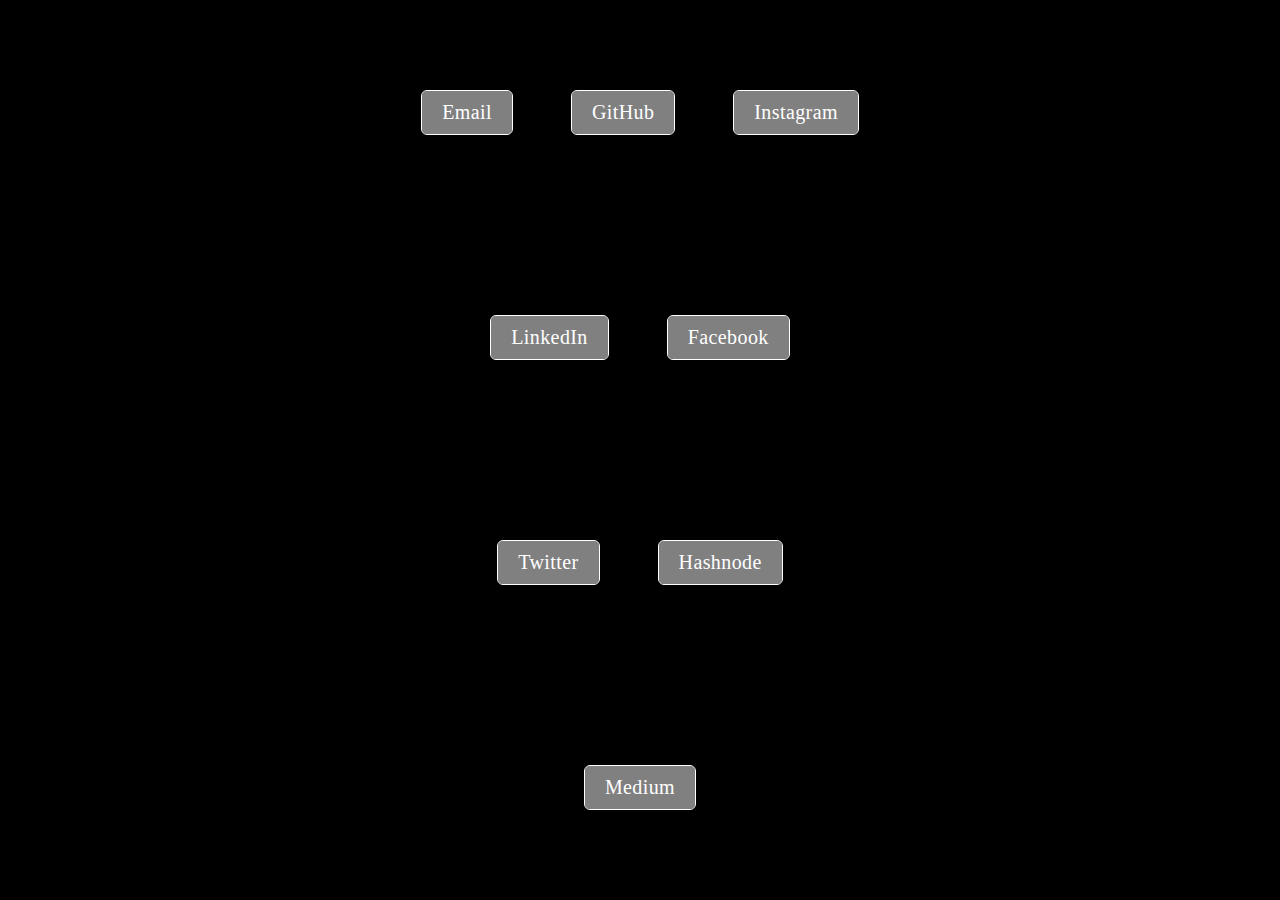
<file: links.html>
<!DOCTYPE html>
<html lang="en">
<head>
    <meta charset="UTF-8">
    <meta name="viewport" content="width=device-width, initial-scale=1.0">
    <title>Contact Links</title>
    <link rel="stylesheet" href="links.css">
</head>
<body>
    <div class="links-container">
        <a target="_blank"  href="mailto:venkybellara@gmail.com" class="link-button">Email</a>
        <a target="_blank"  href="https://github.com/venky-17" class="link-button">GitHub</a>
        <a target="_blank"  href="https://www.instagram.com/venky.17__/" class="link-button">Instagram</a>
        <a target="_blank"  href="https://www.linkedin.com/in/venkatesh-k-79b137259/" class="link-button">LinkedIn</a>
        <a target="_blank"  href="https://m.facebook.com/venkatesh.bellara.1" class="link-button">Facebook</a>
        <a target="_blank"  href="https://twitter.com/Venky_17__" class="link-button">Twitter</a>
        <a target="_blank"  href="https://hashnode.com/@venky17" class="link-button">Hashnode</a>
        <a target="_blank"  href="https://venkyy17.medium.com/" class="link-button">Medium</a>
    </div>
</body>
</html>
</file>
<file: styles.css>
@import url("https://fonts.googleapis.com/css2?family=Playfair:opsz@5..1200&family=REM:wght@500&display=swap");
@import url("https://fonts.googleapis.com/css2?family=Tiro+Kannada&display=swap");
@import url("https://fonts.googleapis.com/css2?family=Tai+Heritage+Pro&display=swap");

* {
  margin: 0;
  padding: 0;
  box-sizing: border-box;
}
body {
  background-color: black;
  padding-top: 40px;
}

.navbar {
  position: fixed;
  top: 0;
  left: 0;
  background-color: black;
  height: 60px;
  width: 100%;

  z-index: 2;
}

.fixedNav {
  display: flex;
  justify-content: space-around;
  align-items: flex-end;
  align-items: center;
  text-align: center;
}
.nav-items {
  font-size: 30px;
  padding: 20px;
  font-weight: bolder;
  color: aliceblue;
  font-family: "REM", sans-serif;
}
.profile-card {
  background-color: #16161d;
  width: 700px;
  margin: 40px auto;
  border-radius: 20px;
  display: flex;
  flex-direction: column;
  z-index: 1;
  max-width: 100%;
  padding-bottom: 30px;
}

img {
  height: 140px;
  width: 140px;
  border-radius: 50%;
  border: 5px solid white;
}
.pfp {
  width: 100%;
  display: flex;
  height: 180px;

  justify-content: space-between;
  margin: 30px;
}
.follow {
  color: white;
  height: 35px;
  padding: 10px 16px;
  border-radius: 20px;
  width: auto;

  display: flex;
  justify-content: center;
  align-items: center;

  border: none;
  font-size: 18px;
  font-weight: bold;
  background-color: #e6007e;
  margin: 60px;
}
.follow-link {
  text-decoration: none;
}
.follow-icon {
  padding: 5px;
}
.follow:hover {
  outline: 3px solid white;
}
.details {
  margin-top: -60px;

  height: 180px;
  width: auto;
}
.main-name {
  font-size: 40px;
  font-weight: bolder;

  color: white;
  margin: 0 30px;
  font-family: "REM", sans-serif;
}
.info {
  margin: 25px 30px;
  font-family: "Playfair", serif;
  color: white;
}
.title {
  font-size: 22px;
  font-family: "Playfair", serif;
  font-weight: 500;
}
.moreinfo {
  font-size: 20px;
  margin: 8px 0;
  font-family: "Playfair", serif;
}
.status-icons {
  display: flex;
  margin: 15px 10px;

  color: white;
}
.icon-names {
  padding: 6px;
}
.resume {
  text-decoration: none;
  color: #e6007e;
}
.icons {
  margin: 0 20px;
  font-size: 16px;
}

.wrapper {
  width: 700px;
  margin: auto;
  display: flex;
}
.tabs {
  display: flex;
  justify-content: center;

  width: 100%;
}
.tabBtns {
  margin: 10px 40px;
  font-family: "REM", sans-serif;
  width: auto;
  font-size: 20px;
  padding: 10px;
  border: none;
  text-align: center;
  background-color: black;
  color: white;
}
.tabBtns:hover {
  background-color: #16161d;
  width: auto;
}
.tabpanels {
  width: 700px;
  margin: auto;
  display: flex;
}
.skill {
  font-size: 65px;
  color: #e6007e;
}
.skills-heading {
  text-align: center;
  font-size: 30px;
  padding: 10px 20px;
  color: white;
  font-weight: 700;
}

.skillsContainer {
  display: flex;
  justify-content: center;
  align-items: center;
  max-width: 100%;
  flex-wrap: wrap;
  align-content: space-around;
  margin: 10px 20px;

  border: 2px solid #e6007e;
  border-radius: 6px;
}
.skillsContainer:hover {
  background-color: #16161d;
}
.skillsContainer :last-child {
  color: aqua;
}
.skill-icon {
  margin: 30px;
}

.projects {
  margin: auto;
  display: flex;
  justify-content: center;
  align-items: center;
  height: auto;
  width: 700px;
  border: 1px solid #e6007e;
  padding: 10px 20px;
  flex-direction: column;
  margin-top: 30px;
}
.projects:hover {
  background-color: #16161d;
}

.project-img {
  height: 200px;
  border: none;
  border-radius: 1px;
  width: auto;
}
.project-info {
  width: 500px;
  justify-content: center;
  align-items: center;
}
.project-info h5 {
  font-size: 30px;
  color: white;
  padding: 10px 20px;
  text-align: center;
}
.project-info p {
  font-size: 20px;
  color: white;
  text-align: center;
  padding: 5px 10px;
}
.project-links {
  flex-direction: column;
  justify-content: space-between;
  margin: 10px;
}
.project-links a {
  text-decoration: none;
  margin: 10px;
  font-size: 22px;
  color: #e6007e;
}
.blog-container {
  width: 700px;

  margin: auto;
  border-radius: 2px solid white;
  display: flex;

  flex-direction: column;
  margin-top: 40px;
}

.blog-container .blog-title {
  font-size: 25px;
  color: #e6007e;
  text-decoration: none;
  font-family: "Tiro Kannada", serif;
  margin: 5px;
}
.blog-container .blog-date {
  font-size: 15px;
  color: white;
  padding: 5px 10px;
}
.active {
  border-bottom: solid #e6007e 5px;
}

.about {
  font-size: 20px;
  color: white;
  font-family: "Tai Heritage Pro", serif;
  margin: 30px;
  word-spacing: 3px;
  padding: 20px;
}
.about:hover {
  background-color: #16161d;
  border-radius: 10px;
  outline: 1px solid #e6007e;
}
.dark-mode {
  background-color: white;
  color: white;
}
.dark-mode .profile-card {
  background-color: white;
}
.dark-mode .navbar {
  background-color: white;
}
.dark-mode .nav-items {
  color: black;
}
.dark-mode .profile-card {
  background-color: #f8f8ff;
}
.dark-mode img {
  border: none;
  border: 5px solid black;
}
.dark-mode .follow {
  color: black;
}
.dark-mode .main-name {
  color: black;
}
.dark-mode {
  color: black;
}
.dark-mode .info {
  color: black;
}
.dark-mode .moreinfo {
  color: black;
}
.dark-mode .icons {
  color: black;
}
.dark-mode .tabBtns {
  color: black;
}
.dark-mode .about {
  color: black;
}
.dark-mode .skills-heading {
  color: black;
}
.dark-mode .blog-date {
  color: black;
}
.dark-mode .blog-title {
  color: #e6007e;
}
.dark-mode .tabBtns {
  background-color: white;
  color: black;
}
.dark-mode .follow:hover {
  outline: 3px solid black;
}
.dark-mode .projects:hover {
  background-color: #f8f8ff;
}
.dark-mode .about:hover {
  background-color: #f8f8ff;
}
.dark-mode .skillsContainer:hover {
  background-color: #f8f8ff;
}
.dark-mode .project-info h5 {
  color: black;
}
.dark-mode .project-info p {
  color: black;
}
.dark-mode .project-img {
  border: none;
}
.white-mode .sm-icons .github {
  color: white;
}
footer .socialmedia {
  display: flex;
  justify-content: center;
}

.sm-icons svg {
  height: 50px;
  width: 50px;
  margin: 20px 20px;
}

@media (max-width: 767px) {
  .navbar {
    width: 100%;
  }
  .fixedNav {
    justify-content: space-between;
  }

  .profile-card {
    max-width: 100%;
    height: 450px;
    flex-wrap: wrap;
    margin: 0px auto 0;
    border-radius: 20px;
  }
  .status-icons {
    flex-wrap: wrap;
    margin: -13px 16px;
  }
  .card-margin {
    margin: 20px 14px;
  }

  .icons {
    margin: 7px;
    font-size: 16px;
    padding: 0px 10px;
  }
  .moreinfo {
    font-size: 18px;
    word-spacing: 3px;
    margin: 0px 0;
    line-height: 28px;
  }
  .wrapper {
    width: 100%;
    margin: auto;
    display: flex;
  }
  .tabpanels {
    width: 100%;
  }
  .blog-container {
    width: auto;
  }
  .projects {
    width: 400px;
  }
  .tabBtns {
    margin: 10px 10px;
    font-family: "REM", sans-serif;
    width: auto;
    font-size: 18px;
    padding: 4px;
  }

  .skillsContainer {
    max-width: 100%;
    flex-wrap: wrap;
    align-content: space-around;
    margin: 5px 5px;

    border: 2px solid #e6007e;
    border-radius: 6px;
  }
  img {
    height: 130px;
    width: 130px;
    border-radius: 50%;
    border: 3px solid white;
  }
  .follow {
    margin: 60px 30px;
  }
  .pfp {
    width: 100%;
    display: flex;

    justify-content: space-around;
    margin: 0px;
    margin-top: 50px;
    margin-left: 10px;
  }
  .skill-icon {
    height: 60px;
    width: 60px;
  }

  .about {
    font-size: 18px;

    margin: 20px;
    word-spacing: 2px;
    padding: 10px;
  }
  .blog-container {
    width: 80%;
  }
  .blog-container .blog-title {
    font-size: 20px;
    margin: 2px;
  }
  .blog-container .blog-date {
    font-size: 12px;
    padding: 3px 6px;
  }

  .projects {
    margin: auto;

    height: auto;
    width: 100%;
    border: 1px solid #e6007e;

    flex-direction: column;
    margin-top: 30px;
    overflow-x: hidden;
  }

  .project-main {
    margin: 0 20px;
  }

  .project-img {
    height: 150px;
    border: none;
    border-radius: 1px;
    width: auto;
  }
  .project-info {
    justify-content: center;
    align-items: center;
    width: 100%;
    margin: 5px;
  }
  .project-info h5 {
    font-size: 25px;
    color: white;
    padding: 10px 10px;
    text-align: center;
  }
  .project-info p {
    font-size: 15px;
    color: white;
    text-align: center;

    padding: 5px 10px;
    word-wrap: break-word;
  }
  .project-links {
    font-size: 14px;
  }

  .main-name {
    margin-top: 15px;
  }
}
.footer {
  text-align: center;
  color: violet;
  display: flex;
  justify-content: center;
  font-family: Georgia, "Times New Roman", Times, serif;
  font-weight: 900;
  margin: 40px;
}
.footer a {
  text-decoration: none;
  color: violet;
}
.sm-icons svg {
  height: 35px;
  width: 35px;
  margin: 20px 20px;
}
</file>
<file: links.css>
* {
    margin: 0;
    padding: 0;
    box-sizing: border-box;
}

body {
    background-color: black;
    
}

.links-container {
    display: flex;
    justify-content: center;
    align-items: center;
    height: 100vh;
    flex-wrap: wrap;
    width: 500px;
    margin: auto;
}

.link-button {
    text-decoration: none;
    font-size: 20px;
    color: white;
    padding: 10px 20px;
    background-color: gray;
    border: none;
    border-radius: 5px;
    margin: 10px;
    transition: background-color 0.3s ease, color 0.3s ease;
    outline: 1px solid white;
    margin: 0 30px;
    letter-spacing: .4px;
}

.link-button:hover {
    background-color: black;
    color: #E6007E;
    outline: 1px solid #E6007E;
}
@media (max-width: 767px) {
    .links-container{
        width: 100%;
    }
}
</file>
